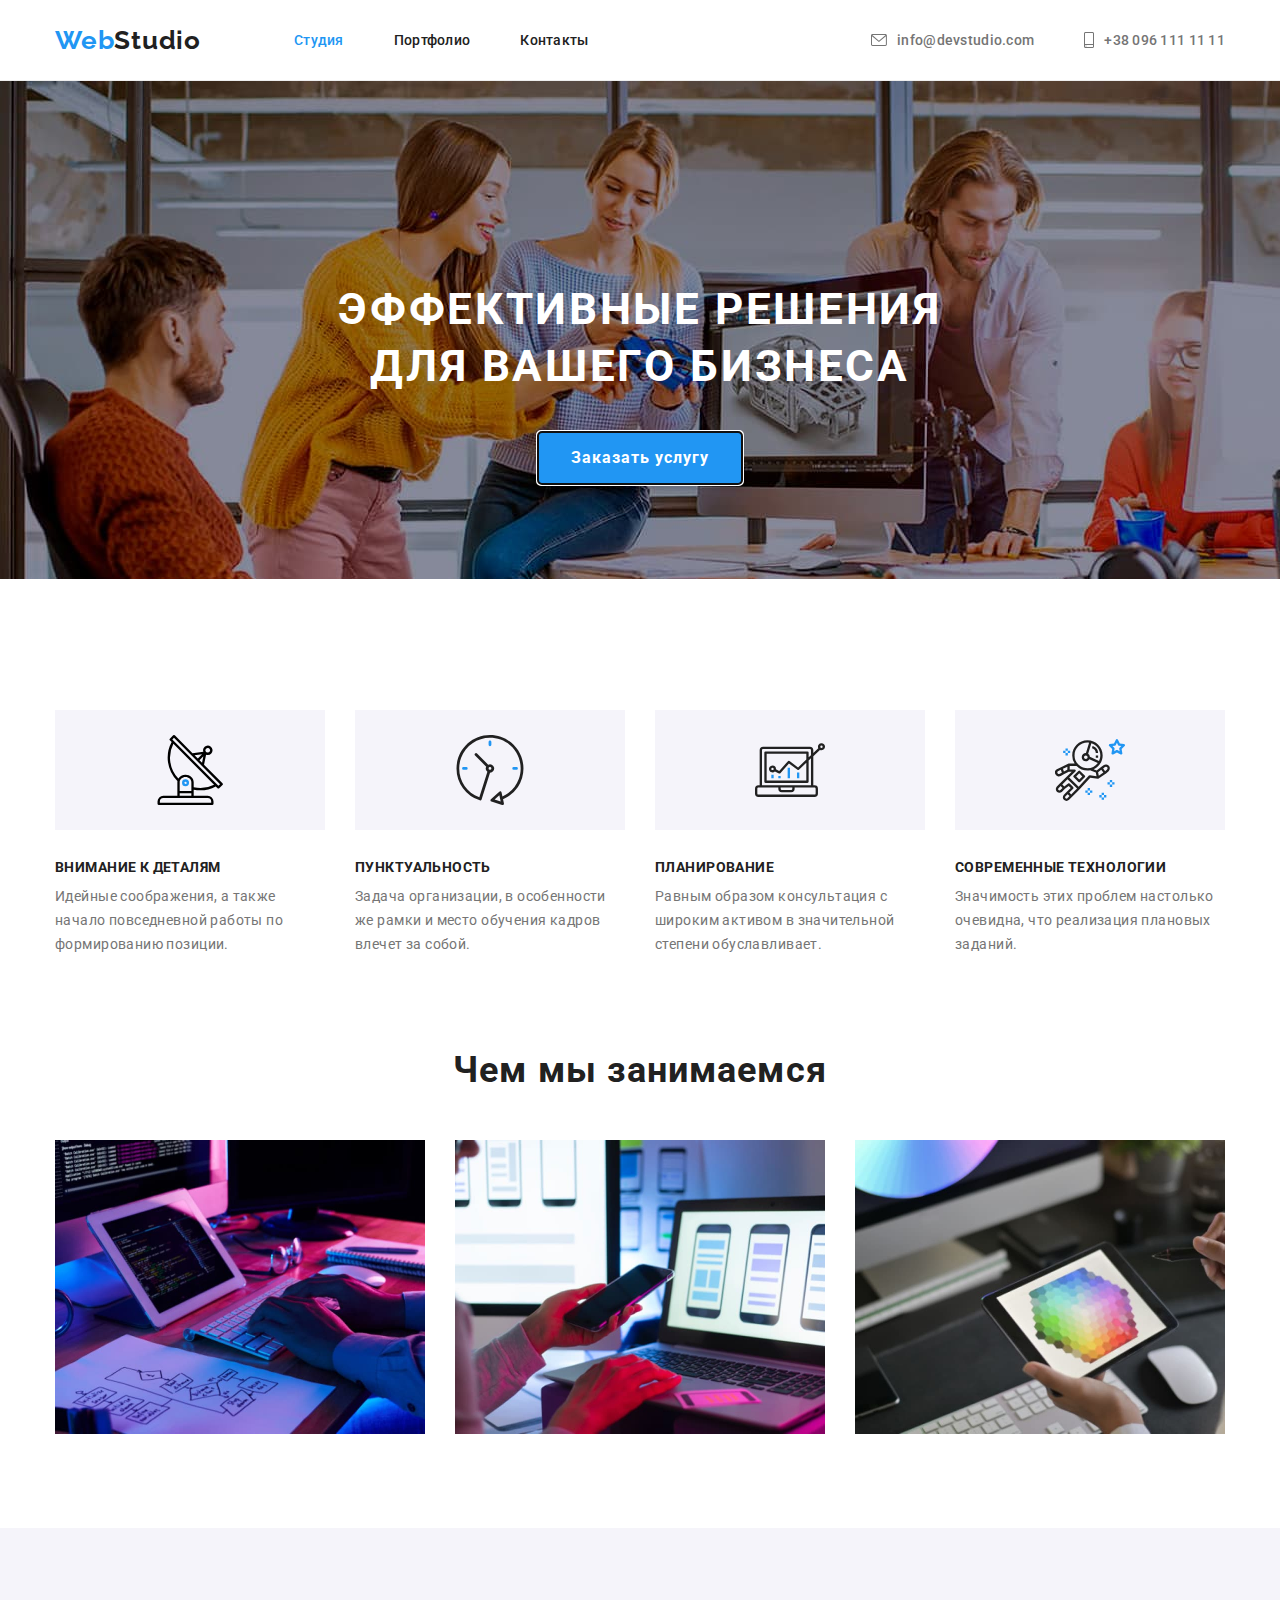
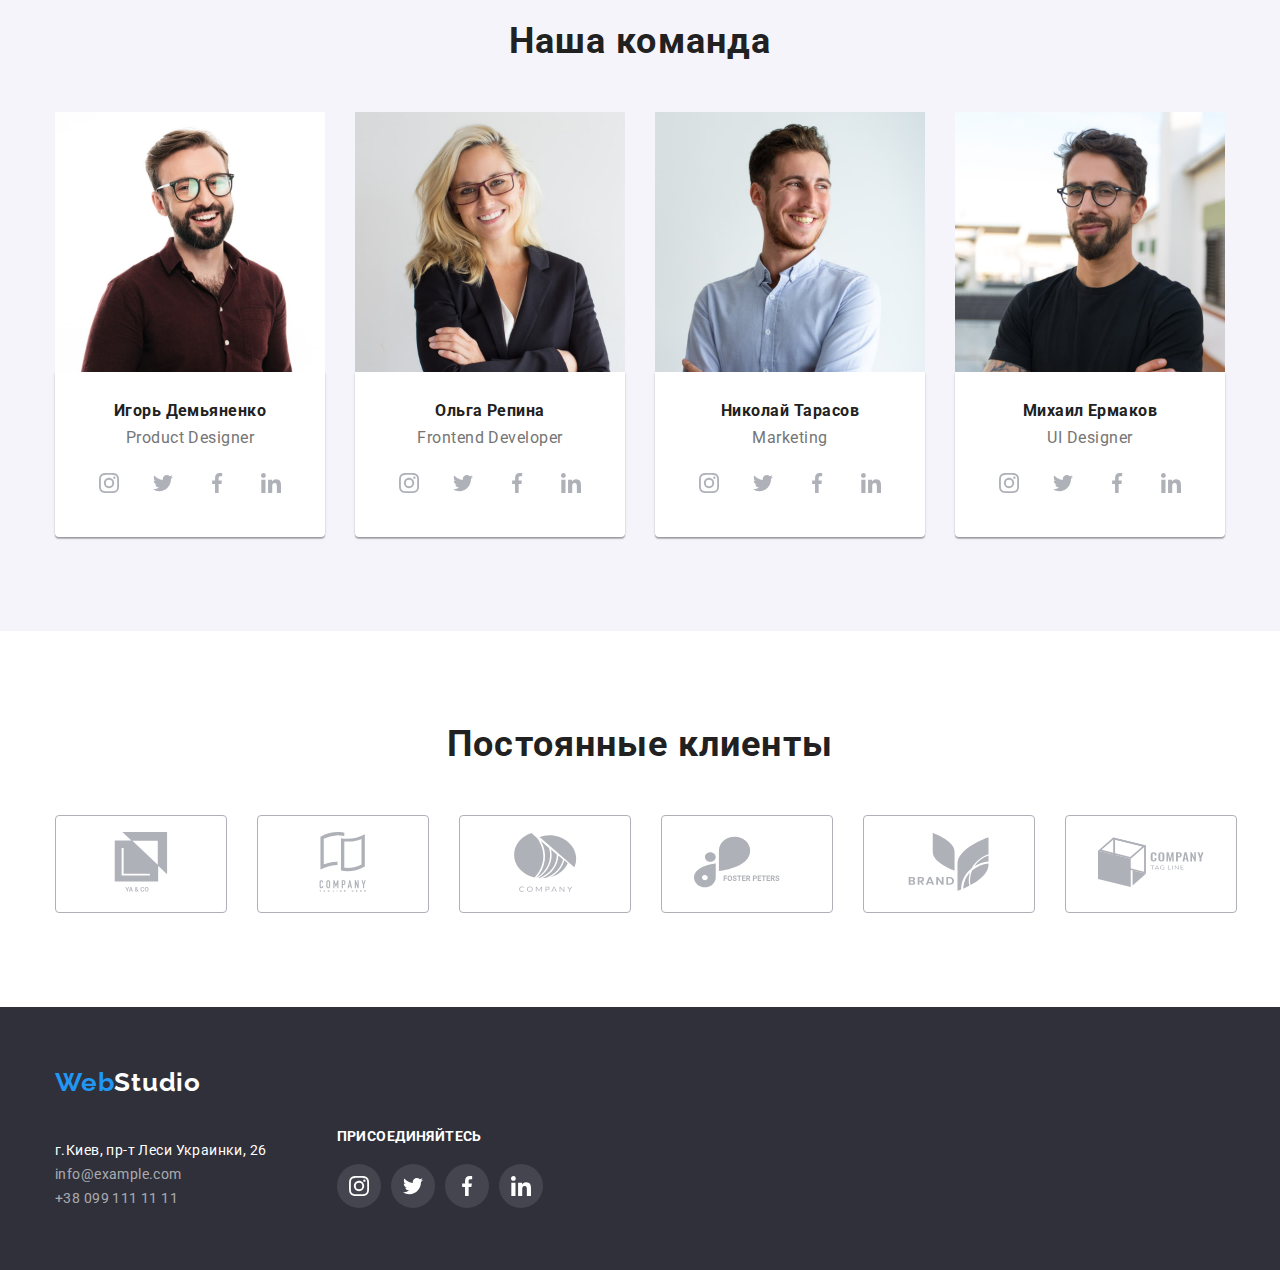
<file: index.html>
<!DOCTYPE html>
<html lang="ru">
<head>
    <meta charset="UTF-8"/>
    <meta http-equiv="X-UA-Compatible" content="IE=edge"/>
    <meta name="viewport" content="width=device-width, initial-scale=1.0"/>
    <title>WebStudio</title>
    <link rel="preconnect" href="https://fonts.gstatic.com"/>
    <link href="https://fonts.googleapis.com/css2?family=Roboto:wght@400;500;700;900&display=swap" rel="stylesheet"/>
    <link rel="preconnect" href="https://fonts.gstatic.com"/>
    <link href="https://fonts.googleapis.com/css2?family=Raleway:wght@700&display=swap" rel="stylesheet"/>
    <link rel="stylesheet" href="https://cdnjs.cloudflare.com/ajax/libs/modern-normalize/1.1.0/modern-normalize.min.css">
    <link rel="stylesheet" href="./css/styles.css">
</head>
<body>
    <header class="page-header">
        <div class="nav container">
            <a class="link logo" href="./index.html"><span class="link-logo">Web</span>Studio</a>
            <nav>
                <ul class="nav-menu">
                    <li class="item"><a class="link active" href="./index.html">Студия</a></li>
                    <li class="item"><a class="link" href="./portfolio.html">Портфолио</a></li>
                    <li class="item"><a class="link" href="#">Контакты</a></li>
                </ul>
            </nav>
            <ul class="nav-adress">
                <li class="item">
                    <a class="link-adress" href="mailto:info@devstudio.com">
                        <svg class="email-icon" width="16" height="12">
                            <use href="./images/icon.svg#email"></use>
                        </svg> info@devstudio.com
                    </a>
                </li>
                <li class="item">
                    <a class="link-adress" href="tel:+380961111111">
                        <svg class="smartphone-icon" width="10" height="16">
                            <use href="./images/icon.svg#smartphone"></use>
                        </svg> +38 096 111 11 11
                    </a>
                </li>
            </ul>
        </div>
    </header>
    <main>
        <section class="claim-section-head section">
            <div class="claim-items container">
                <h1 class="claim-section-title-text">эффективные решения для вашего бизнеса</h1>
                <button class="claim-button" type="button" autofocus>Заказать услугу</button>
            </div>
        </section>
        <section class="section">
            <div class="container">
                <h1 class="hidden-heading">hidde heading</h1>
                <ul class="features-set">
                    <li class="item">
                        <svg class="feature-icon" width="270" height="120">
                            <use href="./images/icon.svg#antena"></use>
                        </svg>
                        <h3 class="features-title">Внимание к деталям</h3>
                        <p class="features-text">Идейные соображения, а также начало повседневной работы по формированию позиции.</p>
                    </li>
                    <li class="item">
                        <svg class="feature-icon" width="270" height="120">
                            <use href="./images/icon.svg#clock"></use>
                        </svg>
                        <h3 class="features-title">Пунктуальность</h3>
                        <p class="features-text">Задача организации, в особенности же рамки и место обучения кадров влечет за собой.</p>
                    </li>
                    <li class="item">
                        <svg class="feature-icon" width="270" height="120">
                            <use href="./images/icon.svg#diagram"></use>
                        </svg>
                        <h3 class="features-title">Планирование</h3>
                        <p class="features-text">Равным образом консультация с широким активом в значительной степени обуславливает.</p>
                    </li>
                    <li class="item">
                        <svg class="feature-icon" width="270" height="120">
                            <use href="./images/icon.svg#astronaut"></use>
                        </svg>
                        <h3 class="features-title">Современные технологии</h3>
                        <p class="features-text">Значимость этих проблем настолько очевидна, что реализация плановых заданий.</p>
                    </li>
                </ul>
            </div>
        </section>
        <section class="section">
            <div class="container">
                <h2 class="tasks">Чем мы занимаемся</h2>
                <ul class="tasks-set">
                    <li class="item"><img src="./images/image.jpg" alt="codding on iPad" width="370"/></li>
                    <li class="item"><img src="./images/image-2.jpg" alt="app design" width="370"/></li>
                    <li class="item"><img src="./images/image-3.jpg" alt="color palette on iPad" width="370"/></li>
                </ul>
            </div>
        </section>
        <section class="team section">
            <div class="container">
                <h2 class="team-title">Наша команда</h2>
                <ul class="team-set">
                    <li class="item">
                        <img src="./images/image-4.jpg" alt="Igor" width="270"/>
                        <div class="team-member-description">
                            <h3 class="team-member-name">Игорь Демьяненко</h3>
                            <p class="team-member-position">Product Designer</p>
                            <ul class="links">
                                <li class="item">
                                    <a href="https://www.instagram.com">
                                        <svg class="link-icon" width="20" height="20">
                                            <use href="./images/icon.svg#instagram"></use>
                                        </svg>
                                    </a>
                                </li>
                                <li class="item">
                                    <a href="https://twitter.com">
                                        <svg class="link-icon" width="20" height="20">
                                            <use href="./images/icon.svg#twitter"></use>
                                        </svg>
                                    </a>
                                </li>
                                <li class="item">
                                    <a href="https://www.facebook.com">
                                        <svg class="link-icon" width="20" height="20">
                                            <use href="./images/icon.svg#facebook"></use>
                                        </svg>
                                    </a>
                                </li>
                                <li class="item">
                                    <a href="https://www.linkedin.com">
                                        <svg class="link-icon" width="20" height="20">
                                            <use href="./images/icon.svg#linkedin"></use>
                                        </svg>
                                    </a>
                                </li>
                            </ul>
                        </div>
                    </li>
                    <li class="item">
                        <img src="./images/image-5.jpg" alt="Olga" width="270"/>
                        <div class="team-member-description">
                            <h3 class="team-member-name">Ольга Репина</h3>
                            <p class="team-member-position">Frontend Developer</p>
                            <ul class="links">
                                <li class="item">
                                    <a href="https://www.instagram.com">
                                        <svg class="link-icon" width="20" height="20">
                                            <use href="./images/icon.svg#instagram"></use>
                                        </svg>
                                    </a>
                                </li>
                                <li class="item">
                                    <a href="https://twitter.com">
                                        <svg class="link-icon" width="20" height="20">
                                            <use href="./images/icon.svg#twitter"></use>
                                        </svg>
                                    </a>
                                </li>
                                <li class="item">
                                    <a href="https://www.facebook.com">
                                        <svg class="link-icon" width="20" height="20">
                                            <use href="./images/icon.svg#facebook"></use>
                                        </svg>
                                    </a>
                                </li>
                                <li class="item">
                                    <a href="https://www.linkedin.com">
                                        <svg class="link-icon" width="20" height="20">
                                            <use href="./images/icon.svg#linkedin"></use>
                                        </svg>
                                    </a>
                                </li>
                            </ul>
                        </div>
                    </li>
                    <li class="item">
                        <img src="./images/image-6.jpg" alt="Niko" width="270" />
                        <div class="team-member-description">
                            <h3 class="team-member-name">Николай Тарасов</h3>
                            <p class="team-member-position">Marketing</p>
                            <ul class="links">
                                <li class="item">
                                    <a href="https://www.instagram.com">
                                        <svg class="link-icon" width="20" height="20">
                                            <use href="./images/icon.svg#instagram"></use>
                                        </svg>
                                    </a>
                                </li>
                                <li class="item">
                                    <a href="https://twitter.com">
                                        <svg class="link-icon" width="20" height="20">
                                            <use href="./images/icon.svg#twitter"></use>
                                        </svg>
                                    </a>
                                </li>
                                <li class="item">
                                    <a href="https://www.facebook.com">
                                        <svg class="link-icon" width="20" height="20">
                                            <use href="./images/icon.svg#facebook"></use>
                                        </svg>
                                    </a>
                                </li>
                                <li class="item">
                                    <a href="https://www.linkedin.com">
                                        <svg class="link-icon" width="20" height="20">
                                            <use href="./images/icon.svg#linkedin"></use>
                                        </svg>
                                    </a>
                                </li>
                            </ul>
                        </div>
                    </li>
                    <li class="item">
                        <img src="./images/image-7.jpg" alt="Mikho" width="270"/>
                        <div class="team-member-description">
                            <h3 class="team-member-name">Михаил Ермаков</h3>
                            <p class="team-member-position">UI Designer</p>
                            <ul class="links">
                                <li class="item">
                                    <a href="https://www.instagram.com">
                                        <svg class="link-icon" width="20" height="20">
                                            <use href="./images/icon.svg#instagram"></use>
                                        </svg>
                                    </a>
                                </li>
                                <li class="item">
                                    <a href="https://twitter.com">
                                        <svg class="link-icon" width="20" height="20">
                                            <use href="./images/icon.svg#twitter"></use>
                                        </svg>
                                    </a>
                                </li>
                                <li class="item">
                                    <a href="https://www.facebook.com">
                                        <svg class="link-icon" width="20" height="20">
                                            <use href="./images/icon.svg#facebook"></use>
                                        </svg>
                                    </a>
                                </li>
                                <li class="item">
                                    <a href="https://www.linkedin.com">
                                        <svg class="link-icon" width="20" height="20">
                                            <use href="./images/icon.svg#linkedin"></use>
                                        </svg>
                                    </a>
                                </li>
                            </ul>
                        </div>
                        
                            
                        
                    </li>
                </ul>
            </div>
        </section>
        <section class="section">
            <div class="clients container">
                <h3 class="clients-headline">Постоянные клиенты</h3>
                <ul class="clients-list">
                    <li class="item">
                        <svg class="company-icon" width="170" height="92">
                            <use href="./images/icon.svg#company-1"></use>
                        </svg>
                        <a href=""></a>
                    </li>
                    <li class="item">
                        <svg class="company-icon" width="170" height="92">
                            <use href="./images/icon.svg#company-2"></use>
                        </svg>
                        <a href=""></a>
                    </li>
                    <li class="item">
                        <svg class="company-icon" width="170" height="92">
                            <use href="./images/icon.svg#company-3"></use>
                        </svg>
                        <a href=""></a>
                    </li>
                    <li class="item">
                        <svg class="company-icon" width="170" height="92">
                            <use href="./images/icon.svg#company-4"></use>
                        </svg>
                        <a href=""></a>
                    </li>
                    <li class="item">
                        <svg class="company-icon" width="170" height="92">
                            <use href="./images/icon.svg#company-5"></use>
                        </svg>
                        <a href=""></a>
                    </li>
                    <li class="item">
                        <svg class="company-icon" width="170" height="92">
                            <use href="./images/icon.svg#company-6"></use>
                        </svg>
                        <a href=""></a>
                    </li>
                </ul>

            </div>
        </section>
    </main>
    <footer>
        <div class="container">
            <div class="footer-item">
                <a class="link logo down" href="./index.html"><span class="link-logo">Web</span>Studio</a>
                <address class="footer-adress">
                    <ul class="adress-list">
                        <li class="footer-adress">г.Киев, пр-т Леси Украинки, 26</li>
                        <li><a class="link-adress" href="mailtoLinfo@example.com">info@example.com</a></li>
                        <li><a class="link-adress" href="tel:+380991111111">+38 099 111 11 11</a></li>
                    </ul>
                </address>
            </div>
            <div class="footer-item">
                <p class="social-subscr">присоединяйтесь</p>
                <ul class="links">
                    <li class="item">
                        <svg class="link-icon" width="20" height="20">
                            <use href="./images/icon.svg#instagram"></use>
                        </svg>
                        <a href="https://www.instagram.com"></a>
                    </li>
                    <li class="item">
                        <svg class="link-icon" width="20" height="20">
                            <use href="./images/icon.svg#twitter"></use>
                        </svg>
                        <a href="https://twitter.com"></a>
                    </li>
                    <li class="item">
                        <svg class="link-icon" width="20" height="20">
                            <use href="./images/icon.svg#facebook"></use>
                        </svg>
                        <a href="https://www.facebook.com"></a>
                    </li>
                    <li class="item">
                        <svg class="link-icon" width="20" height="20">
                            <use href="./images/icon.svg#linkedin"></use>
                        </svg>
                        <a href="https://www.linkedin.com"></a>
                    </li>
                </ul>
            </di>
        </div>
    </footer>
</body>
</html>
</file>
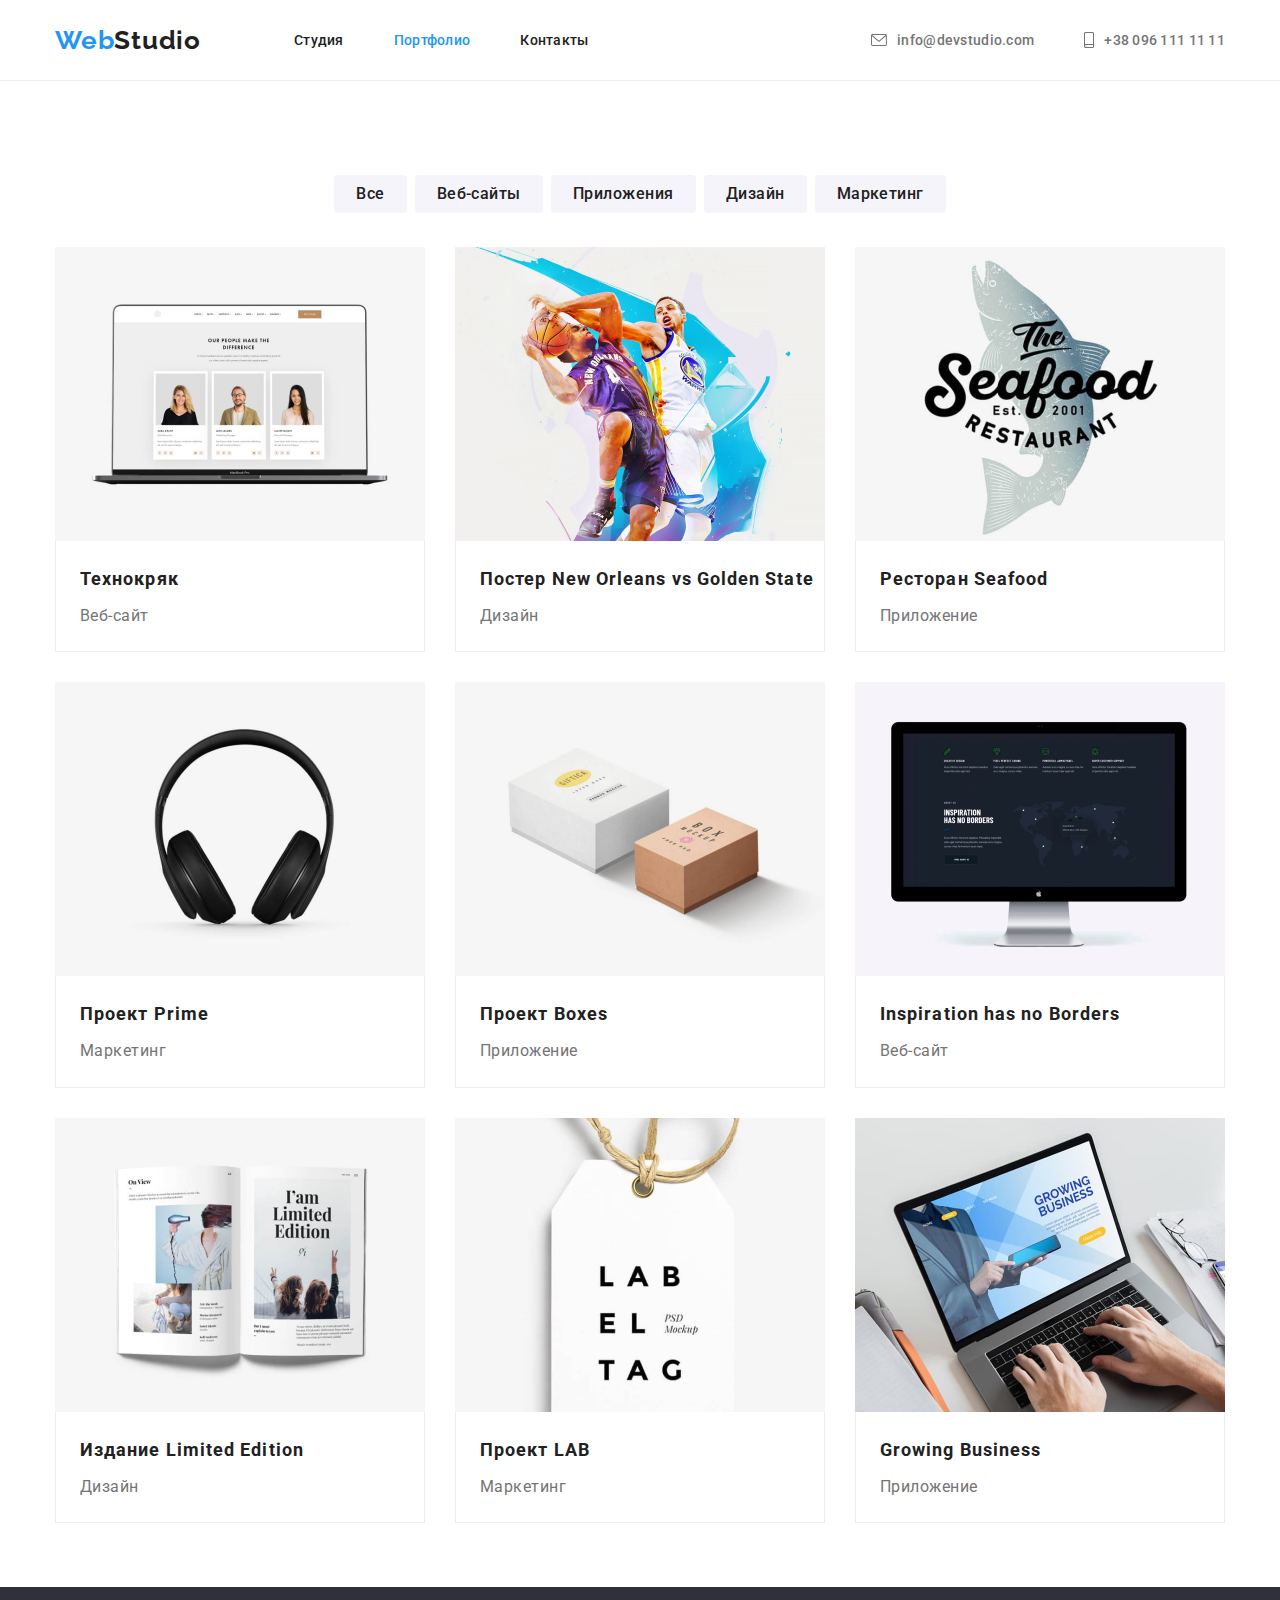
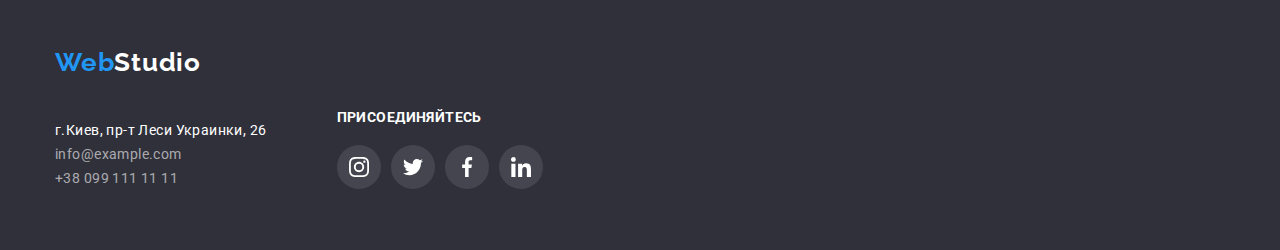
<file: portfolio.html>
<!DOCTYPE html>
<html lang="ru">
<head>
    <meta charset="UTF-8"/>
    <meta http-equiv="X-UA-Compatible" content="IE=edge"/>
    <meta name="viewport" content="width=device-width, initial-scale=1.0"/>
    <link rel="preconnect" href="https://fonts.gstatic.com">
    <link href="https://fonts.googleapis.com/css2?family=Roboto:wght@400;500;700;900&display=swap" rel="stylesheet"/>
    <link rel="preconnect" href="https://fonts.gstatic.com"/>
    <link href="https://fonts.googleapis.com/css2?family=Raleway:wght@700&display=swap" rel="stylesheet"/>
    <link rel="stylesheet" href="https://cdnjs.cloudflare.com/ajax/libs/modern-normalize/1.1.0/modern-normalize.min.css">
    <link rel="stylesheet" href="./css/styles.css">
    <title>Портфолио</title>
</head>
<body>
    <header class="page-header">
        <div class="nav container">
            <a class="link logo" href="./index.html"><span class="link-logo">Web</span>Studio</a>
            <nav>
                <ul class="nav-menu">
                    <li class="item"><a class="link" href="./index.html">Студия</a></li>
                    <li class="item"><a class="link active" href="./portfolio.html">Портфолио</a></li>
                    <li class="item"><a class="link" href="#">Контакты</a></li>
                </ul>
            </nav>
            <ul class="nav-adress">
                <li class="item">
                    <a class="link-adress" href="mailto:info@devstudio.com">
                        <svg class="email-icon" width="16" height="12">
                            <use href="./images/icon.svg#email"></use>
                        </svg> info@devstudio.com
                    </a>
                </li>
                <li class="item">
                    <a class="link-adress" href="tel:+380961111111">
                        <svg class="smartphone-icon" width="10" height="16">
                            <use href="./images/icon.svg#smartphone"></use>
                        </svg> +38 096 111 11 11
                    </a>
                </li>
            </ul>
        </div>
    </header>
    <main>
        <section class="section">
            <div class="container">
                <ul class="button-set">
                    <li class="item"><button class="buttons" type="button">Все</button></li>
                    <li class="item"><button class="buttons" type="button">Веб-сайты</button></li>
                    <li class="item"><button class="buttons" type="button">Приложения</button></li>
                    <li class="item"><button class="buttons" type="button">Дизайн</button></li>
                    <li class="item"><button class="buttons" type="button">Маркетинг</button></li>
                </ul>
                <ul class="portfolio-set">
                    <li class="item">
                        <img src="./images/image-8.jpg" alt="open_laptop" width="370"/>
                        <div class="frame">
                            <h3 class="portfolio-title">Технокряк</h3>
                            <p class="portfolio-type">Веб-сайт</p>
                        </div>
                    </li>
                    <li class="item">
                        <img src="./images/image-9.jpg" alt="basketball players" width="370"/>
                        <div class="frame">
                            <h3 class="portfolio-title">Постер New Orleans vs Golden State</h3>
                            <p class="portfolio-type">Дизайн</p>
                        </div>
                    </li>
                    <li class="item">
                        <img src="./images/image-10.jpg" alt="logo_fish" width="370"/>
                        <div class="frame">
                            <h3 class="portfolio-title">Ресторан Seafood</h3>
                            <p class="portfolio-type">Приложение</p>
                        </div>
                    </li>
                    <li class="item">
                        <img src="./images/image-11.jpg" alt="headphones" width="370"/>
                        <div class="frame">
                            <h3 class="portfolio-title">Проект Prime</h3>
                            <p class="portfolio-type">Маркетинг</p>
                        </div>
                    </li>
                    <li class="item">
                        <img src="./images/image-12.jpg" alt="cartoon_boxes" width="370"/>
                        <div class="frame">
                            <h3 class="portfolio-title">Проект Boxes</h3>
                            <p class="portfolio-type">Приложение</p>
                        </div>
                    </li>
                    <li class="item">
                        <img src="./images/image-13.jpg" alt="iMac" width="370"/>
                        <div class="frame">
                            <h3 class="portfolio-title">Inspiration has no Borders</h3>
                            <p class="portfolio-type">Веб-сайт</p>
                        </div>
                    </li>
                    <li class="item">
                        <img src="./images/image-14.jpg" alt="magazine" width="370"/>
                        <div class="frame">
                            <h3 class="portfolio-title">Издание Limited Edition</h3>
                            <p class="portfolio-type">Дизайн</p>
                        </div>
                    </li>
                    <li class="item">
                        <img src="./images/image-15.jpg" alt="label" width="370"/>
                        <div class="frame">
                            <h3 class="portfolio-title">Проект LAB</h3>
                            <p class="portfolio-type">Маркетинг</p>
                        </div>
                    </li>
                    <li class="item">
                        <img src="./images/image-16.jpg" alt="macbook" width="370"/>
                        <div class="frame">
                            <h3 class="portfolio-title">Growing Business</h3>
                            <p class="portfolio-type">Приложение</p>
                        </div>
                    </li>
                </ul>
            </div>
        </section>
    </main>
    <footer>
        <div class="container">
            <div class="footer-item">
                <a class="link logo down" href="./index.html"><span class="link-logo">Web</span>Studio</a>
                <address class="footer-adress">
                    <ul class="adress-list">
                        <li class="footer-adress">г.Киев, пр-т Леси Украинки, 26</li>
                        <li><a class="link-adress" href="mailtoLinfo@example.com">info@example.com</a></li>
                        <li><a class="link-adress" href="tel:+380991111111">+38 099 111 11 11</a></li>
                    </ul>
                </address>
            </div>
            <div class="footer-item">
                <p class="social-subscr">присоединяйтесь</p>
                <ul class="links">
                    <li class="item">
                        <svg class="link-icon" width="20" height="20">
                            <use href="./images/icon.svg#instagram"></use>
                        </svg>
                        <a href="https://www.instagram.com"></a>
                    </li>
                    <li class="item">
                        <svg class="link-icon" width="20" height="20">
                            <use href="./images/icon.svg#twitter"></use>
                        </svg>
                        <a href="https://twitter.com"></a>
                    </li>
                    <li class="item">
                        <svg class="link-icon" width="20" height="20">
                            <use href="./images/icon.svg#facebook"></use>
                        </svg>
                        <a href="https://www.facebook.com"></a>
                    </li>
                    <li class="item">
                        <svg class="link-icon" width="20" height="20">
                            <use href="./images/icon.svg#linkedin"></use>
                        </svg>
                        <a href="https://www.linkedin.com"></a>
                    </li>
                </ul>
                </di>
            </div>
    </footer>
</body>
</html>
</file>
<file: css/styles.css>
:root {
  --main-text-color: #ffffff;
  --common-text: #757575;
  --title-text-color: #212121;
  --button-active-color: #2196f3;
  --button-background: #f5f4fa;
  --footer-background: #2f303a;
}
h1, h2, h3, h4, h5, h5, p {
  margin: 0px;
  padding: 0px;
}
ul {
  list-style: none;
  margin: 0px;
  padding: 0px;
}
a {
  text-decoration: none;
}
body {
  font-family: "Roboto", sans-serif;
  color: var(--title-text-color);
}
.container {
  width: 1200px;
  margin: 0px auto;
  box-sizing: border-box;
  padding: 0 15px;
}
.section {
  padding: 0px 0px 94px 0px;
}

/*header*/
.page-header {
  border-bottom: 1px solid #EEEEEE;
}
.link, .link-adress {
  font-style: normal;
  font-weight: 500;
  font-size: 14px;
  line-height: 16px;
  letter-spacing: 0.02em;
  color: var(--title-text-color);
}
.link-adress {
  color: var(--common-text);
}
.link:hover, .link:active, .link:focus, .link-adress:hover, 
.link-adress:active, .link-adress:focus, .link.active {
  color: var(--button-active-color);
}
.logo {
  font-family: "Raleway";
  font-weight: bold;
  font-size: 26px;
  line-height: 31px;
  letter-spacing: 0.03em;
  color: var(--title-text-color);
}
.nav {
  display: flex;
  flex-direction: row;
  align-items: center;
  height: 80px;
}
.nav-menu {
  display: flex;
  margin-left: 93px;
}
.nav-adress {
  display: flex;
  margin-left: auto;
}
.nav-menu > .item:not(:last-child), .nav-adress > .item:not(:last-child) {
  margin-right: 50px;
}
.link-logo {
  color: var(--button-active-color);
}
.nav-adress .link-adress {
  display: flex;
  align-items: center;
  justify-content: space-between;
}
.email-icon, .smartphone-icon {
  margin-right: 10px;
  fill: var(--common-text);
  cursor: pointer;
}
.nav-adress .link-adress:hover svg,
.nav-adress .link-adress:focus svg {
  fill: var(--button-active-color);
}

/*footer*/
footer {
  padding-top: 60px;
  background: var(--footer-background);
}
.footer-adress {
  padding-top: 20px;
  font-style: normal;
  font-weight: normal;
  font-size: 14px;
  line-height: 24px;
  letter-spacing: 0.03em;
  color: var(--main-text-color);
}
.down {
  color: var(--main-text-color);
}
.footer-adress .link-adress {
  font-style: normal;
  font-weight: normal;
  font-size: 14px;
  line-height: 24px;
  letter-spacing: 0.03em;
  color: rgba(255, 255, 255, 0.6);
}
.adress-list {
  padding-bottom: 60px;
}
.social-links {
  display: flex;
  flex-direction: column;
}
.social-subscr {
  margin-bottom: 20px;
  font-weight: bold;
  font-size: 14px;
  line-height: 16px;
  letter-spacing: 0.03em;
  text-transform: uppercase;
  color: #FFFFFF;
}
.links {
  display: flex;
  max-width: 206px;
  flex-direction: row;
  align-items: center;
  justify-content: space-between;
}
.links .item {
  display: flex;
  align-items: center;
  justify-content: center;
  border: none;
  width: 44px;
  height: 44px;
  padding: 0;
  border-radius: 50%;
  background:rgba(255, 255, 255, 0.1); 
  cursor: pointer;
}
.footer-item .link-icon {
  fill: var(--main-text-color);
}
.links .item:not(:last-child) {
  margin-right: 10px;
}
.links .item:hover,
.links .item:focus {
  background-color: var(--button-active-color);
}
.links .item:hover svg,
.links .item:focus svg {
  fill: var(--main-text-color);
}
footer .container {
  display: flex;
  align-items: center;
  justify-content: flex-start;
}
.footer-item:first-child {
  margin-right: 70px;
}
/*main page*/
.claim-section-head {
  background: linear-gradient(
    to right, rgba(47, 48, 58, 0.4));
  background-image: url(../images/team-work.jpg);
  background-size: 1600px auto;
  background-repeat: no-repeat;
}
.claim-section-title-text {
  margin: 200px 252px 30px 252px;
  width: 696px;
  height: 120px;
  font-size: 44px;
  line-height: 1.3;
  text-align: center;
  letter-spacing: 0.06em;
  text-transform: uppercase;
  color: var(--main-text-color);
}
.claim-button {
  padding: 10px 32px;
  font-style: normal;
  font-weight: bold;
  font-size: 16px;
  line-height: 30px;
  align-items: center;
  text-align: center;
  letter-spacing: 0.06em;
  box-shadow: 0px 4px 4px rgba(0, 0, 0, 0.15);
  border-radius: 4px;
  background: var(--button-active-color);
  color: var(--main-text-color);
  cursor: pointer;
}
.claim-items {
  display: flex;
  flex-direction: column;
  justify-content: center;
  align-items: center;
}
/* features section */
.hidden-heading {
  visibility: hidden;
}
.features-set {
  display: flex;
  align-items: center;
  padding-top: 94px;
  padding-bottom: 0px;
}
.features-set .item {
  max-width: 270px;
}
.features-set .item:not(:last-child) {
  margin-right: 30px;
}
.features-title {
  margin-bottom: 10px;
  color: var(--title-text-color);
  font-size: 14px;
  line-height: 1.1;
  letter-spacing: 0.03em;
  text-transform: uppercase;
}
.features-text {
  color: var(--common-text);
  font-size: 14px;
  line-height: 1.7;
  letter-spacing: 0.03em;
}
.feature-icon {
  display: block;
  margin-bottom: 30px;
  padding: 25px 100px;
  background-color: var(--button-background);
}
.tasks {
  margin-bottom: 50px;
  padding: 0px;
  color: var(--title-text-color);
  font-size: 36px;
  line-height: 1.1;
  text-align: center;
  letter-spacing: 0.03em;
}

/* team section */
.team.section {
  background-color: var(--button-background);
}
.tasks-set {
  display: flex;
  align-items: center;
  justify-content: space-between;
}
.tasks-set > .item:not(:last-child) {
  margin-right: 30px;
}
.team-set img {
  display: block;
}
.team-title {
  padding-top: 94px;
  margin-bottom: 50px;
  color: var(--title-text-color);
  font-size: 36px;
  line-height: 1.1;
  letter-spacing: 0.03em;
  text-align: center;
}
.team-member-description {
  display: flex;
  flex-direction: column;
  align-items: center;
  box-shadow: 0px 1px 3px rgba(0, 0, 0, 0.12), 0px 1px 1px rgba(0, 0, 0, 0.14), 0px 2px 1px rgba(0, 0, 0, 0.2);
  border-radius: 0px 0px 4px 4px;
  background-color: var(--main-text-color);
}
.team-member-name {
  padding-top: 30px;
  color: var(--title-text-color);
  font-size: 16px;
  text-align: center;
  line-height: 1.1;
  letter-spacing: 0.03em;
}
.team-member-position {
  padding-top: 10px;
  padding-bottom: 16px;
  color: var(--common-text);
  font-size: 16px;
  text-align: center;
  line-height: 1.1;
  letter-spacing: 0.03em;
}
.team-set {
  display: flex;
  align-items: center;
  justify-content: space-between;
}
.team-set > .item:not(:last-child) {
  margin-right: 30px;
}
.team-set .link-icon {
  fill: #AFB1B8;
  cursor: pointer;
}
.team-member-description .links {
  margin-bottom: 30px;
}

/* client section */
.clients-headline {
  padding-top: 94px;
  margin-bottom: 50px;
  color: var(--title-text-color);
  font-size: 36px;
  line-height: 1.1;
  letter-spacing: 0.03em;
  text-align: center;
}
.clients-list {
  display: flex;
  flex-direction: row;
  align-items: center;
  justify-content: space-between;
}
.clients-list .item {
  border: 1px solid #AFB1B8;
  box-sizing: border-box;
  border-radius: 4px;
}
.clients-list .item:not(:last-child) {
  margin-right: 30px;
}
.company-icon {
  padding: 16px 32px;
  fill: #AFB1B8;
  cursor: pointer;
}
.company-icon:hover {
  fill: var(--button-active-color);
}
.clients-list .item:hover {
  border: 1px solid var(--button-active-color);
}

/* portfolio page*/
.buttons {
  border: none;
  padding: 6px 22px;
  font-style: normal;
  font-weight: 500;
  font-size: 16px;
  line-height: 26px;
  text-align: center;
  letter-spacing: 0.03em;
  border-radius: 4px;
  background: var(--button-background);
  color: var(--title-text-color);
  cursor: pointer;
}
.buttons:hover, .buttons:focus, .buttons:active  {
  background: var(--button-active-color);
  color: var(--main-text-color);
}
.button-set {
  display: flex;
  flex-direction: row;
  justify-content: center;
  margin-top: 94px;
  margin-bottom: 34px;
}
.button-set .item:hover,
.button-set .item:focus {
  box-shadow: 0px 3px 1px rgba(0, 0, 0, 0.1), 0px 1px 2px rgba(0, 0, 0, 0.08), 0px 2px 2px rgba(0, 0, 0, 0.12);
}
.button-set > .item:not(:last-child) {
  margin-right: 8px;
}
.portfolio-set {
  display: flex;
  flex-wrap: wrap;
  margin: 0px -30px -30px 0px;
}
.portfolio-set .item{
  flex-basis: calc((100%-30px)3);
  margin: 0px 30px 30px 0px;
}
.portfolio-set .item:hover,
.portfolio-set .item:focus {
  box-shadow: 0px 1px 1px rgba(0, 0, 0, 0.12), 0px 4px 4px rgba(0, 0, 0, 0.06), 1px 4px 6px rgba(0, 0, 0, 0.16);
}
.portfolio-set .item:nth-last-child(-n+3){
  margin-bottom: 0px;
}
.item > img {
  display: block;
}
.frame {
  padding: 20px 0px 20px 24px;
  border-left: 1px solid #EEEEEE;
  border-right: 1px solid #EEEEEE;
  border-bottom: 1px solid #EEEEEE;
}
.portfolio-title {
  margin-bottom: 4px;
  color: var(--title-text-color);
  font-size: 18px;
  line-height: 2;
  letter-spacing: 0.06em;
}
.portfolio-type {
  color: var(--common-text);
  font-size: 16px;
  line-height: 1.9;
  letter-spacing: 0.03em;
}
</file>
